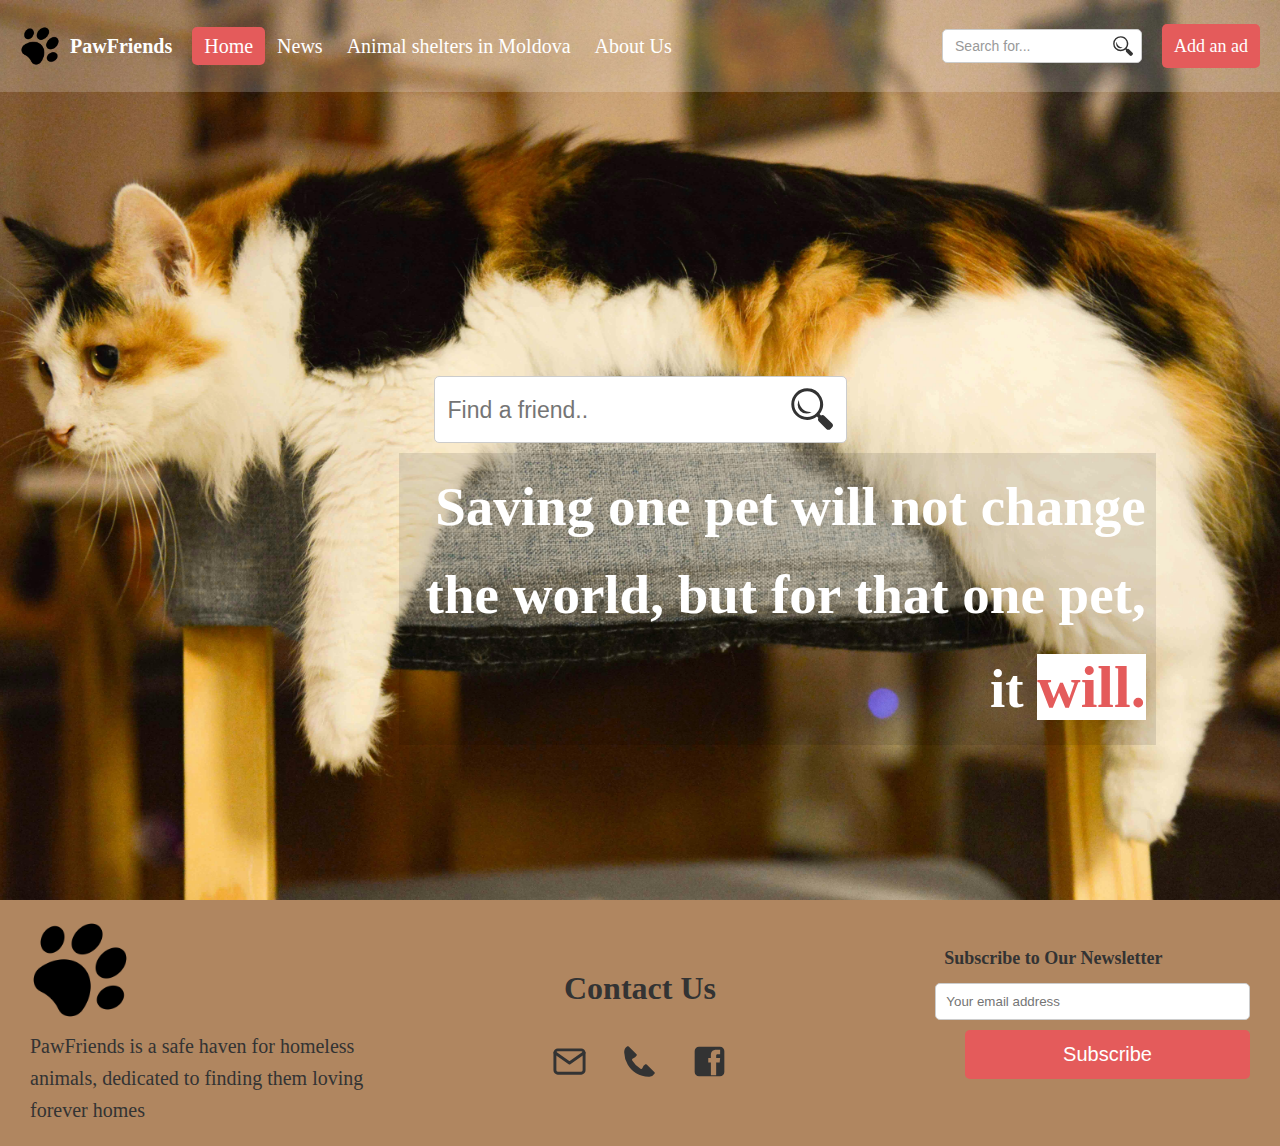
<file: pages/index.html>
<!DOCTYPE html>
<html lang="en">

<head>
  <meta charset="UTF-8">
  <meta name="viewport" content="width=device-width, initial-scale=1.0">
  <title>PawFriends - animal shelter Home</title>
  <link rel="stylesheet" href="../styles.css">
  <link rel="icon" href="../images/favicon/logo.ico" type="image/x-icon">
  <link rel="icon" href="../images/logo.png" type="image/png">
</head>

<body>
  <header class="header">
    <div class="header__container">
      <div class="header__block">
        <a class="header__link-logo" href="index.html">
          <img class="header__img-logo" src="../images/logo.png" alt="Logo PawFriends.">
          <p class="header__title-logo">PawFriends</p>
        </a>
        <nav class="header__nav nav">
          <ul class="nav__list">
            <li class="nav__item">
              <a class="nav__link nav__link--active" href="index.html">Home</a>
            </li>
            <li class="nav__item">
              <a class="nav__link" href="news.html">News</a>
            </li>
            <li class="nav__item">
              <a class="nav__link" href="shelters.html">Animal shelters in Moldova</a>
            </li>            
            <li class="nav__item">
              <a class="nav__link" href="about.html">About Us</a>
            </li>
          </ul>
        </nav>
      </div>
      <div class="header__search-block search-block">
        <ul class="search-block__list">
          <li class="search-block__item">
            <input class="search-block__input" type="text" placeholder="Search for...">
          </li>
          <li class="search-block__item">
            <form class="search-block__form" action="">Add an ad</form>
          </li>
        </ul>
      </div>
    </div>
  </header>
  <main class="main">
    <div class="main__hero hero">
      <input class="hero__input" type="text" placeholder="Find a friend..">
      <p class="hero__text">Saving one pet will not change the world, but for that one pet, it <span
          class="hero__span">will.</span></p>
    </div>    
  </main>
  <footer class="footer">
    <div class="footer__container">
      <div class="logo__block">
        <a class="logo__link" href="index.html">
          <img class="logo__img" src="../images/logo.png" alt="Logo PawFriends.">
        </a>
        <p class="logo__text">PawFriends is a safe haven for homeless animals, dedicated to finding them
          loving forever homes</p>
      </div>
      <div class="contact__block">
        <h4 class="contact__title">Contact Us</h4>
        <ul class="contact__list">
          <li class="contact__item">
            <svg xmlns="http://www.w3.org/2000/svg" width="35" height="35" viewBox="0 0 24 24">
              <g fill="none" stroke="currentColor" stroke-linecap="round" stroke-linejoin="round" stroke-width="2">
                <path d="M4 4h16c1.1 0 2 .9 2 2v12c0 1.1-.9 2-2 2H4c-1.1 0-2-.9-2-2V6c0-1.1.9-2 2-2z" />
                <path d="m22 6l-10 7L2 6" />
              </g>
            </svg>
            <a class="visually-hidden" href="mailto:humanesocietymoldova@gmail.com">Our email.</a>
          </li>
          <li class="contact__item">
            <svg xmlns="http://www.w3.org/2000/svg" width="35" height="35" viewBox="0 0 32 32">
              <path fill="currentColor"
                d="m29.72 25.84l-7.13-7.13a.967.967 0 0 0-1.18-.14a6.198 6.198 0 0 0-2.7 3.43c-.23.72-1.07 1.05-1.72.66l-.01-.01l-.01-.01a22.171 22.171 0 0 1-7.61-7.61c0-.01-.01-.02-.01-.02c-.4-.65-.07-1.49.65-1.72a6.13 6.13 0 0 0 3.43-2.7c.23-.38.17-.86-.14-1.18L6.16 2.28a.967.967 0 0 0-1.18-.14a6.127 6.127 0 0 0-2.97 5.01v.01c-.01.1-.01.2-.01.3c0 .14.01.27.02.4a23.16 23.16 0 0 0 3.29 11.22c1.87 3.12 4.49 5.74 7.61 7.61l.01.01c3.44 2.07 7.36 3.2 11.37 3.29c.08 0 .16.01.24.01h.56v-.02a6.187 6.187 0 0 0 4.77-2.96c.22-.38.16-.87-.15-1.18Z" />
            </svg>
            <a class="visually-hidden" href="tel:+37379069421">Our telephone number.</a>
          </li>
          <li class="contact__item">
            <svg xmlns="http://www.w3.org/2000/svg" width="35" height="35" viewBox="0 0 32 32">
              <path fill="currentColor"
                d="M25.566 2.433H6.433c-2.2 0-4 1.8-4 4v19.135c0 2.2 1.8 4 4 4h19.135c2.2 0 4-1.8 4-4V6.433c-.002-2.2-1.8-4-4.002-4zm-.257 14.483h-3.22v11.65h-4.818v-11.65h-2.41V12.9h2.41v-2.41c0-3.276 1.36-5.225 5.23-5.225h3.217V9.28h-2.012c-1.504 0-1.604.563-1.604 1.61l-.013 2.01h3.645l-.426 4.016z" />
            </svg>
            <a class="visually-hidden contact__link" href="https://www.facebook.com/HumaneSocietyMoldova" target="_blank">Our Facebook.</a>
          </li>
        </ul>
      </div>
      <div class="subscribe__block">
        <h4 class="subscribe__title">Subscribe to Our Newsletter</h4>
        <form class="subscribe__form">
          <input class="subscribe__input" type="email" placeholder="Your email address" required>
          <button class="subscribe__button" type="submit">Subscribe</button>
        </form>
      </div>

  </footer>
</body>

</html>
</file>
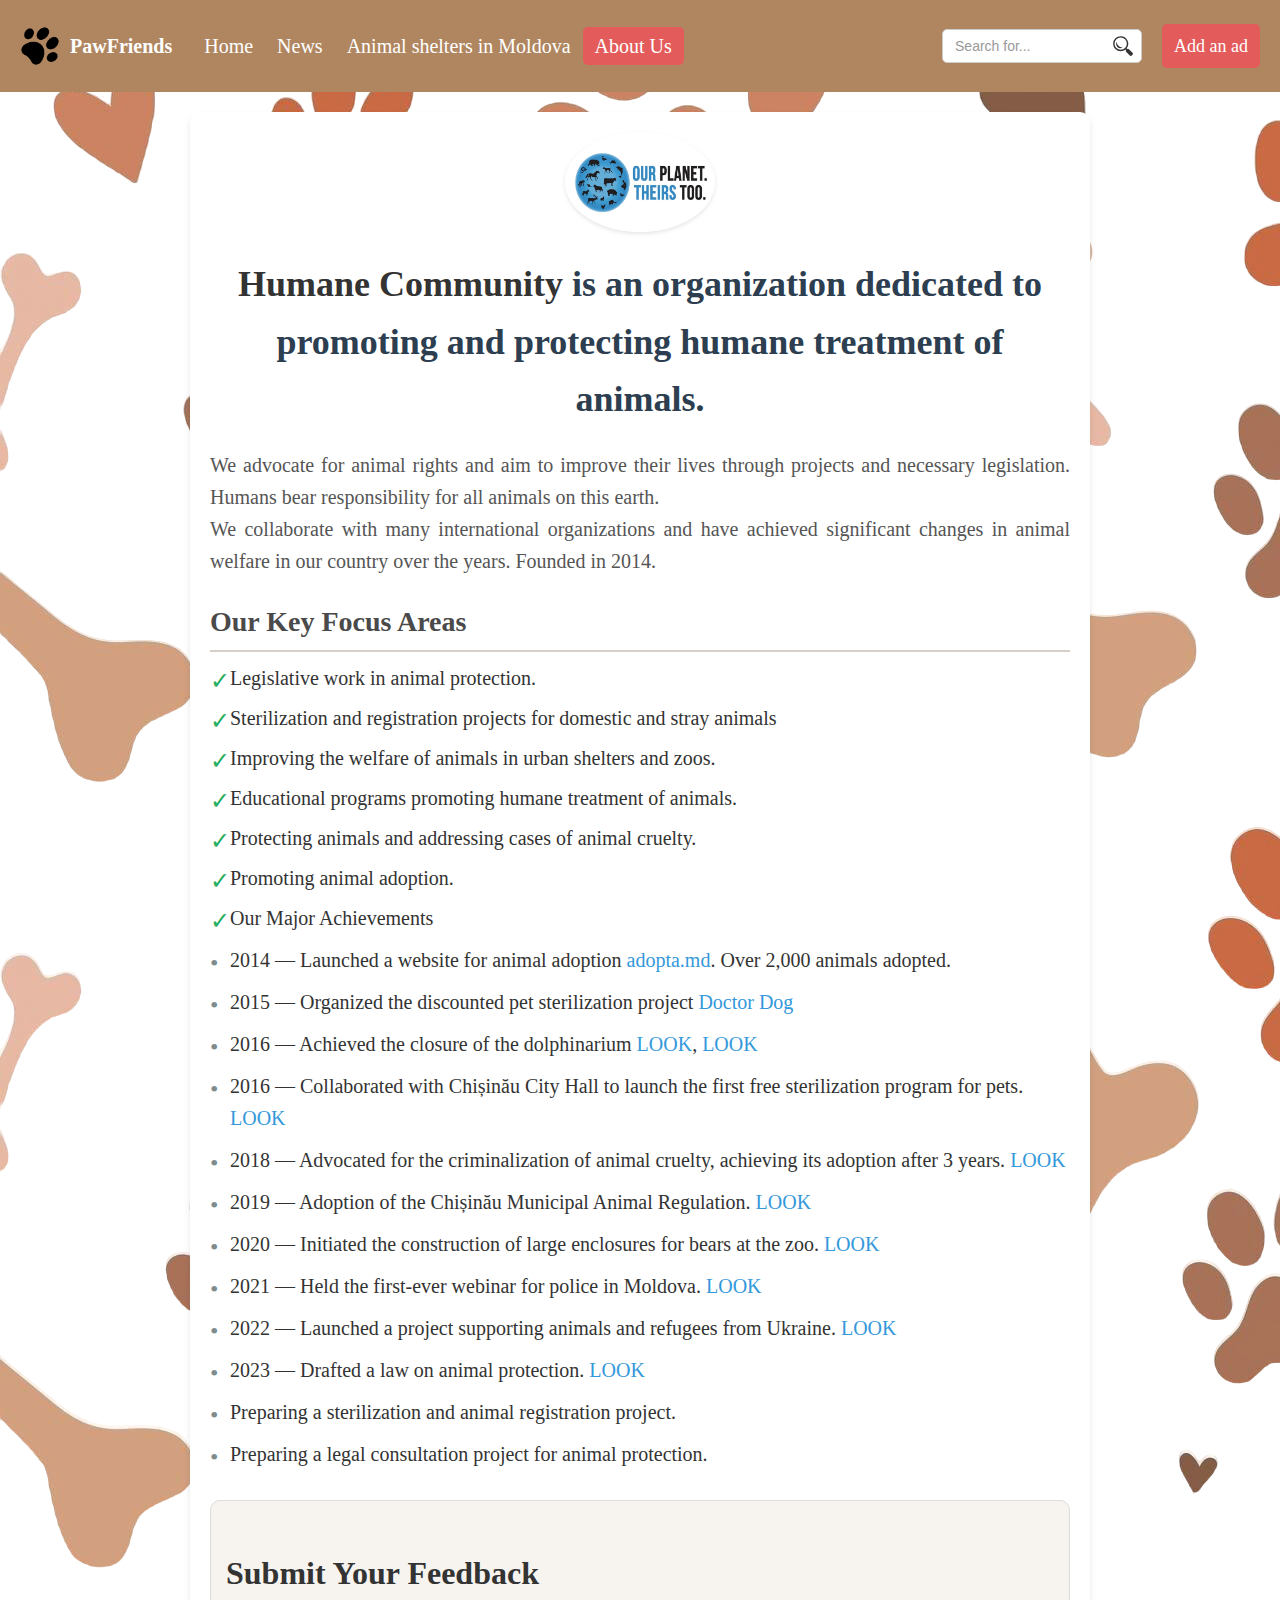
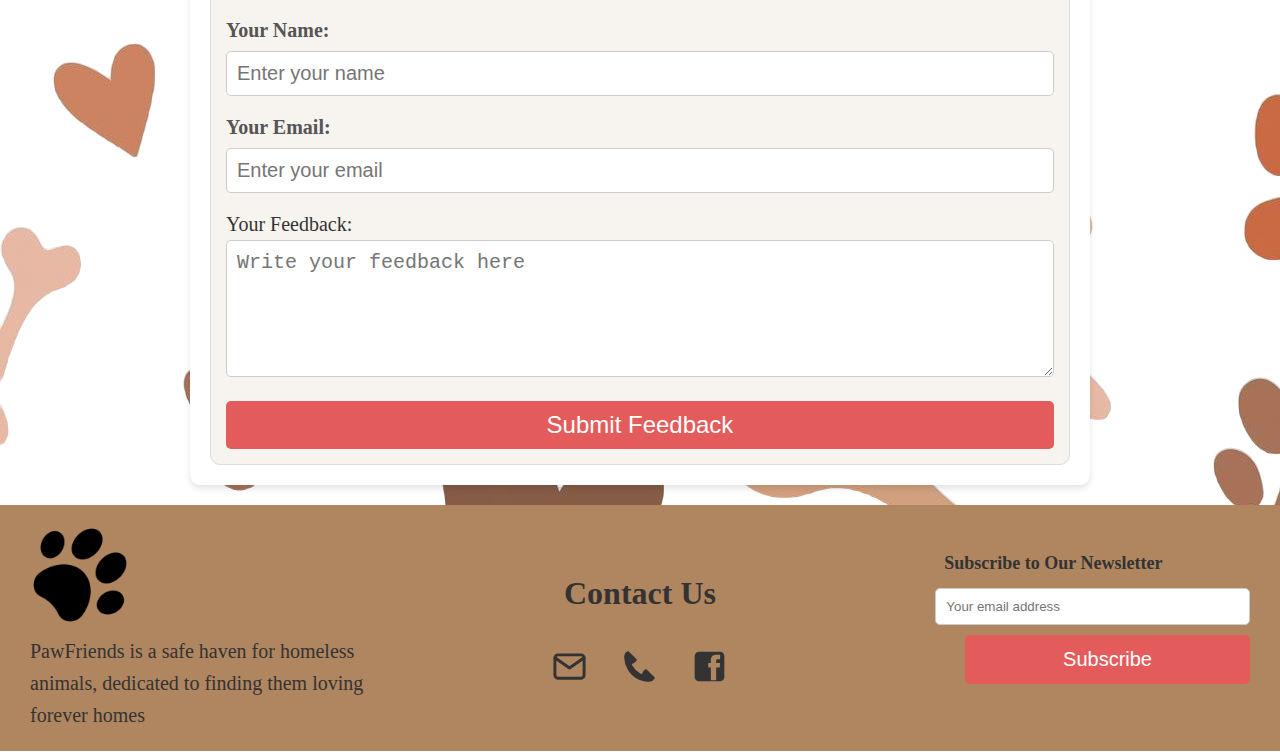
<file: pages/about.html>
<!DOCTYPE html>
<html lang="en">

<head>
  <meta charset="UTF-8">
  <meta name="viewport" content="width=device-width, initial-scale=1.0">
  <title>PawFriends - animal shelter About Us</title>
  <link rel="stylesheet" href="../styles.css">
  <link rel="icon" href="../images/favicon/logo.ico" type="image/x-icon">
  <link rel="icon" href="../images/logo.png" type="image/png">
</head>

<body>
  <header class="header header--relative">
    <div class="header__container">
      <div class="header__block">
        <a class="header__link-logo" href="index.html">
          <img class="header__img-logo" src="../images/logo.png" alt="Logo PawFriends.">
          <p class="header__title-logo">PawFriends</p>
        </a>
        <nav class="header__nav nav">
          <ul class="nav__list">
            <li class="nav__item">
              <a class="nav__link" href="index.html">Home</a>
            </li>
            <li class="nav__item">
              <a class="nav__link" href="news.html">News</a>
            </li>
            <li class="nav__item">
              <a class="nav__link" href="shelters.html">Animal shelters in Moldova</a>
            </li>            
            <li class="nav__item">
              <a class="nav__link nav__link--active" href="about.html">About Us</a>
            </li>
          </ul>
        </nav>
      </div>
      <div class="header__search-block search-block">
        <ul class="search-block__list">
          <li class="search-block__item">
            <input class="search-block__input" type="text" placeholder="Search for...">
          </li>
          <li class="search-block__item">
            <form class="search-block__form" action="">Add an ad</form>
          </li>
        </ul>
      </div>
    </div>
  </header>
  <main class="main__about about">
    <img class="about__logo" src="../images/human_society_logo.jpg" alt="Humane Community logo.">
    <h1 class="about__title"><a class="about__title-link" href="https://www.facebook.com/HumaneSocietyMoldova/">Humane Community</a> is an organization dedicated to promoting and protecting humane treatment
      of animals.</h1>
    <p class="about__text"> We advocate for animal rights and aim to improve their lives through projects and necessary
      legislation. Humans bear responsibility for all animals on this earth.<br>We collaborate with many international
      organizations and have achieved significant changes in animal welfare in our country over the years. Founded in
      2014.
    <section class="about__block">
      <h2 class="about__block-title">Our Key Focus Areas</h2>
      <ul class="about__list-keys">
        <li class="about__item-keys">Legislative work in animal protection.</li>
        <li class="about__item-keys">Sterilization and registration projects for domestic and stray animals</li>
        <li class="about__item-keys">Improving the welfare of animals in urban shelters and zoos.</li>
        <li class="about__item-keys">Educational programs promoting humane treatment of animals.</li>
        <li class="about__item-keys">Protecting animals and addressing cases of animal cruelty.</li>
        <li class="about__item-keys">Promoting animal adoption.</li>
        <li class="about__item-keys">Our Major Achievements</li>
      </ul>
    </section>
    <ul class="about__list">
      <li class="about__item">2014 — Launched a website for animal adoption <a class="about__link"
          href="www.adopta.md">adopta.md</a>. Over 2,000 animals adopted.</li>
      <li class="about__item">2015 — Organized the discounted pet sterilization project <a class="about__link"
          href="https://www.facebook.com/profile.php?id=100049127597382">Doctor Dog</a></li>
      <li class="about__item">2016 — Achieved the closure of the dolphinarium <a class="about__link"
          href="https://www.facebook.com/photo/?fbid=1042310199150657&set=a.646912128690468">LOOK</a>, <a
          class="about__link"
          href="https://www.facebook.com/photo?fbid=1035618229819854&set=pcb.184906168572529">LOOK</a></li>
      <li class="about__item">2016 — Collaborated with Chișinău City Hall to launch the first free sterilization program
        for pets. <a class="about__link"
          href="https://adopta.md/article/primariya-g-kishinev-vyidelila-300-tyis-ley-na-proekt-besplatnoy-sterilizatsii-domashnih-zhivotnyih/">LOOK</a>
      </li>
      <li class="about__item">2018 — Advocated for the criminalization of animal cruelty, achieving its adoption after 3
        years. <a class="about__link"
          href="https://adopta.md/article/v-moldove-vstupila-v-silu-ugolovnaya-statya-po-zashhite-zhivotnyih/">LOOK</a>
      </li>
      <li class="about__item">2019 — Adoption of the Chișinău Municipal Animal Regulation. <a class="about__link"
          href="https://www.facebook.com/HumaneSocietyMoldova/posts/pfbid02H1c7guU3duzMDy6cEDgbuQy92v96h8ZU2EZX33exoYBBkQrtsz1Hr8DrGSwKQELpl">LOOK</a>
      </li>
      <li class="about__item">2020 — Initiated the construction of large enclosures for bears at the zoo. <a
          class="about__link" href="https://www.facebook.com/watch/?v=297555178072051">LOOK</a></li>
      <li class="about__item">2021 — Held the first-ever webinar for police in Moldova. <a class="about__link"
          href="https://www.facebook.com/events/863076227758067/?acontext=%7B%22ref%22%3A%2252%22%2C%22action_history%22%3A%22[%7B%5C%22surface%5C%22%3A%5C%22share_link%5C%22%2C%5C%22mechanism%5C%22%3A%5C%22share_link%5C%22%2C%5C%22extra_data%5C%22%3A%7B%5C%22invite_link_id%5C%22%3A865215524484161%7D%7D]%22%7D">LOOK</a>
      </li>
      <li class="about__item">2022 — Launched a project supporting animals and refugees from Ukraine. <a
          class="about__link"
          href="https://www.facebook.com/photo/?fbid=5396306897084277&set=gm.1073471773206732&idorvanity=1025211051366138">LOOK</a>
      </li>
      <li class="about__item">2023 — Drafted a law on animal protection. <a class="about__link"
          href="https://locals.md/2023/zakonoproect-kotoriy-mi-jdali/">LOOK</a></li>
      <li class="about__item">Preparing a sterilization and animal registration project.</li>
      <li class="about__item">Preparing a legal consultation project for animal protection.</li>
    </ul>
    <form action="#" method="POST" class="contact__form">
      <h3 class="contact__title">Submit Your Feedback</h3>
      <label class="contact__label" for="name">Your
        Name:</label>
      <input class="contact__input" type="text" id="name" name="name" placeholder="Enter your name" required>
      <label class="contact__label" for="email">Your Email:</label>
      <input class="contact__input" type="email" id="email" name="email" placeholder="Enter your email" required <label
        class="contact__label" for="message">Your Feedback:</label>
      <textarea class="contact__textarea" id="message" name="message" placeholder="Write your feedback here" rows="5"
        required></textarea>
      <button class="contact__button" type="submit">
        Submit Feedback
      </button>
    </form>
  </main>
  <footer class="footer">
    <div class="footer__container">
      <div class="logo__block">
        <a class="logo__link" href="index.html">
          <img class="logo__img" src="../images/logo.png" alt="Logo PawFriends.">
        </a>
        <p class="logo__text">PawFriends is a safe haven for homeless animals, dedicated to finding them
          loving forever homes</p>
      </div>
      <div class="contact__block">
        <h4 class="contact__title">Contact Us</h4>
        <ul class="contact__list">
          <li class="contact__item">
            <svg xmlns="http://www.w3.org/2000/svg" width="35" height="35" viewBox="0 0 24 24">
              <g fill="none" stroke="currentColor" stroke-linecap="round" stroke-linejoin="round" stroke-width="2">
                <path d="M4 4h16c1.1 0 2 .9 2 2v12c0 1.1-.9 2-2 2H4c-1.1 0-2-.9-2-2V6c0-1.1.9-2 2-2z" />
                <path d="m22 6l-10 7L2 6" />
              </g>
            </svg>
            <a class="visually-hidden" href="mailto:humanesocietymoldova@gmail.com">Our email.</a>
          </li>
          <li class="contact__item">
            <svg xmlns="http://www.w3.org/2000/svg" width="35" height="35" viewBox="0 0 32 32">
              <path fill="currentColor"
                d="m29.72 25.84l-7.13-7.13a.967.967 0 0 0-1.18-.14a6.198 6.198 0 0 0-2.7 3.43c-.23.72-1.07 1.05-1.72.66l-.01-.01l-.01-.01a22.171 22.171 0 0 1-7.61-7.61c0-.01-.01-.02-.01-.02c-.4-.65-.07-1.49.65-1.72a6.13 6.13 0 0 0 3.43-2.7c.23-.38.17-.86-.14-1.18L6.16 2.28a.967.967 0 0 0-1.18-.14a6.127 6.127 0 0 0-2.97 5.01v.01c-.01.1-.01.2-.01.3c0 .14.01.27.02.4a23.16 23.16 0 0 0 3.29 11.22c1.87 3.12 4.49 5.74 7.61 7.61l.01.01c3.44 2.07 7.36 3.2 11.37 3.29c.08 0 .16.01.24.01h.56v-.02a6.187 6.187 0 0 0 4.77-2.96c.22-.38.16-.87-.15-1.18Z" />
            </svg>
            <a class="visually-hidden" href="tel:+37379069421">Our telephone number.</a>
          </li>
          <li class="contact__item">
            <svg xmlns="http://www.w3.org/2000/svg" width="35" height="35" viewBox="0 0 32 32">
              <path fill="currentColor"
                d="M25.566 2.433H6.433c-2.2 0-4 1.8-4 4v19.135c0 2.2 1.8 4 4 4h19.135c2.2 0 4-1.8 4-4V6.433c-.002-2.2-1.8-4-4.002-4zm-.257 14.483h-3.22v11.65h-4.818v-11.65h-2.41V12.9h2.41v-2.41c0-3.276 1.36-5.225 5.23-5.225h3.217V9.28h-2.012c-1.504 0-1.604.563-1.604 1.61l-.013 2.01h3.645l-.426 4.016z" />
            </svg>
            <a class="visually-hidden contact__link" href="https://www.facebook.com/HumaneSocietyMoldova" target="_blank">Our Facebook.</a>
          </li>
        </ul>
      </div>
      <div class="subscribe__block">
        <h4 class="subscribe__title">Subscribe to Our Newsletter</h4>
        <form class="subscribe__form">
          <input class="subscribe__input" type="email" placeholder="Your email address" required>
          <button class="subscribe__button" type="submit">Subscribe</button>
        </form>
      </div>

  </footer>
</body>

</html>
</file>
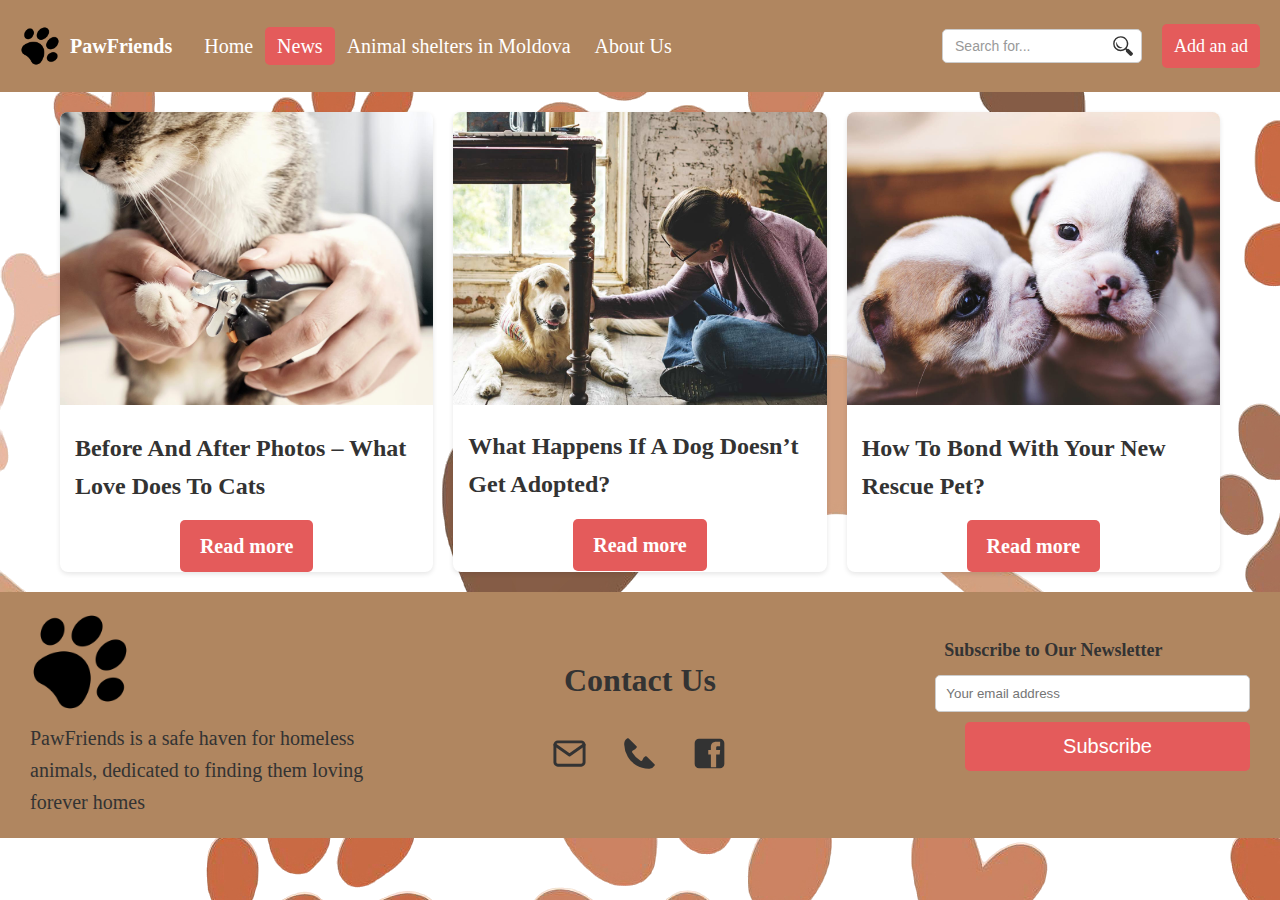
<file: pages/news.html>
<!DOCTYPE html>
<html lang="en">

<head>
  <meta charset="UTF-8">
  <meta name="viewport" content="width=device-width, initial-scale=1.0">
  <title>PawFriends - animal shelter News</title>
  <link rel="stylesheet" href="../styles.css">
  <link rel="icon" href="../images/favicon/logo.ico" type="image/x-icon">
  <link rel="icon" href="../images/logo.png" type="image/png">
</head>

<body>
  <header class="header header--relative">
    <div class="header__container">
      <div class="header__block">
        <a class="header__link-logo" href="index.html">
          <img class="header__img-logo" src="../images/logo.png" alt="Logo PawFriends.">
          <p class="header__title-logo">PawFriends</p>
        </a>
        <nav class="header__nav nav">
          <ul class="nav__list">
            <li class="nav__item">
              <a class="nav__link" href="index.html">Home</a>
            </li>
            <li class="nav__item">
              <a class="nav__link nav__link--active" href="news.html">News</a>
            </li>
            <li class="nav__item">
              <a class="nav__link" href="shelters.html">Animal shelters in Moldova</a>
            </li>            
            <li class="nav__item">
              <a class="nav__link" href="about.html">About Us</a>
            </li>
          </ul>
        </nav>
      </div>
      <div class="header__search-block search-block">
        <ul class="search-block__list">
          <li class="search-block__item">
            <input class="search-block__input" type="text" placeholder="Search for...">
          </li>
          <li class="search-block__item">
            <form class="search-block__form" action="">Add an ad</form>
          </li>
        </ul>
      </div>
    </div>
  </header>
  <main class="news__main">
    <ul class="news__list">
      <li class="news__item">
        <div class="news__img">
          <img src="../images/news-1.jpg" alt="The cat is getting its nails trimmed.">
        </div>
        <h2 class="news__title">Before And After Photos – What Love Does To Cats</h2>
        <a class="read-more-btn" href="article1.html">Read more</a>
      </li>
      <li class="news__item">
        <div class="news__image">
          <img class="news__img" src="../images/news-2.jpg" alt="The woman is petting the dog.">
        </div>
        <h2 class="news__title">What Happens If A Dog Doesn’t Get Adopted?</h2>
        <a class="read-more-btn" href="article1.html">Read more</a>
      </li>
      <li class="news__item">
        <div class="news__img">
          <img src="../images/news-3.jpg" alt="Two newborn puppies.">
        </div>
        <h2 class="news__title">How To Bond With Your New Rescue Pet?</h2>
        <a class="read-more-btn" href="article1.html">Read more</a>
      </li>
  </main>
  <footer class="footer">
    <div class="footer__container">
      <div class="logo__block">
        <a class="logo__link" href="index.html">
          <img class="logo__img" src="../images/logo.png" alt="Logo PawFriends.">
        </a>
        <p class="logo__text">PawFriends is a safe haven for homeless animals, dedicated to finding them
          loving forever homes</p>
      </div>
      <div class="contact__block">
        <h4 class="contact__title">Contact Us</h4>
        <ul class="contact__list">
          <li class="contact__item">
            <svg xmlns="http://www.w3.org/2000/svg" width="35" height="35" viewBox="0 0 24 24">
              <g fill="none" stroke="currentColor" stroke-linecap="round" stroke-linejoin="round" stroke-width="2">
                <path d="M4 4h16c1.1 0 2 .9 2 2v12c0 1.1-.9 2-2 2H4c-1.1 0-2-.9-2-2V6c0-1.1.9-2 2-2z" />
                <path d="m22 6l-10 7L2 6" />
              </g>
            </svg>
            <a class="visually-hidden" href="mailto:humanesocietymoldova@gmail.com">Our email.</a>
          </li>
          <li class="contact__item">
            <svg xmlns="http://www.w3.org/2000/svg" width="35" height="35" viewBox="0 0 32 32">
              <path fill="currentColor"
                d="m29.72 25.84l-7.13-7.13a.967.967 0 0 0-1.18-.14a6.198 6.198 0 0 0-2.7 3.43c-.23.72-1.07 1.05-1.72.66l-.01-.01l-.01-.01a22.171 22.171 0 0 1-7.61-7.61c0-.01-.01-.02-.01-.02c-.4-.65-.07-1.49.65-1.72a6.13 6.13 0 0 0 3.43-2.7c.23-.38.17-.86-.14-1.18L6.16 2.28a.967.967 0 0 0-1.18-.14a6.127 6.127 0 0 0-2.97 5.01v.01c-.01.1-.01.2-.01.3c0 .14.01.27.02.4a23.16 23.16 0 0 0 3.29 11.22c1.87 3.12 4.49 5.74 7.61 7.61l.01.01c3.44 2.07 7.36 3.2 11.37 3.29c.08 0 .16.01.24.01h.56v-.02a6.187 6.187 0 0 0 4.77-2.96c.22-.38.16-.87-.15-1.18Z" />
            </svg>
            <a class="visually-hidden" href="tel:+37379069421">Our telephone number.</a>
          </li>
          <li class="contact__item">
            <svg xmlns="http://www.w3.org/2000/svg" width="35" height="35" viewBox="0 0 32 32">
              <path fill="currentColor"
                d="M25.566 2.433H6.433c-2.2 0-4 1.8-4 4v19.135c0 2.2 1.8 4 4 4h19.135c2.2 0 4-1.8 4-4V6.433c-.002-2.2-1.8-4-4.002-4zm-.257 14.483h-3.22v11.65h-4.818v-11.65h-2.41V12.9h2.41v-2.41c0-3.276 1.36-5.225 5.23-5.225h3.217V9.28h-2.012c-1.504 0-1.604.563-1.604 1.61l-.013 2.01h3.645l-.426 4.016z" />
            </svg>
            <a class="visually-hidden contact__link" href="https://www.facebook.com/HumaneSocietyMoldova" target="_blank">Our Facebook.</a>
          </li>
        </ul>
      </div>
      <div class="subscribe__block">
        <h4 class="subscribe__title">Subscribe to Our Newsletter</h4>
        <form class="subscribe__form">
          <input class="subscribe__input" type="email" placeholder="Your email address" required>
          <button class="subscribe__button" type="submit">Subscribe</button>
        </form>
      </div>

  </footer>
</body>

</html>
</file>
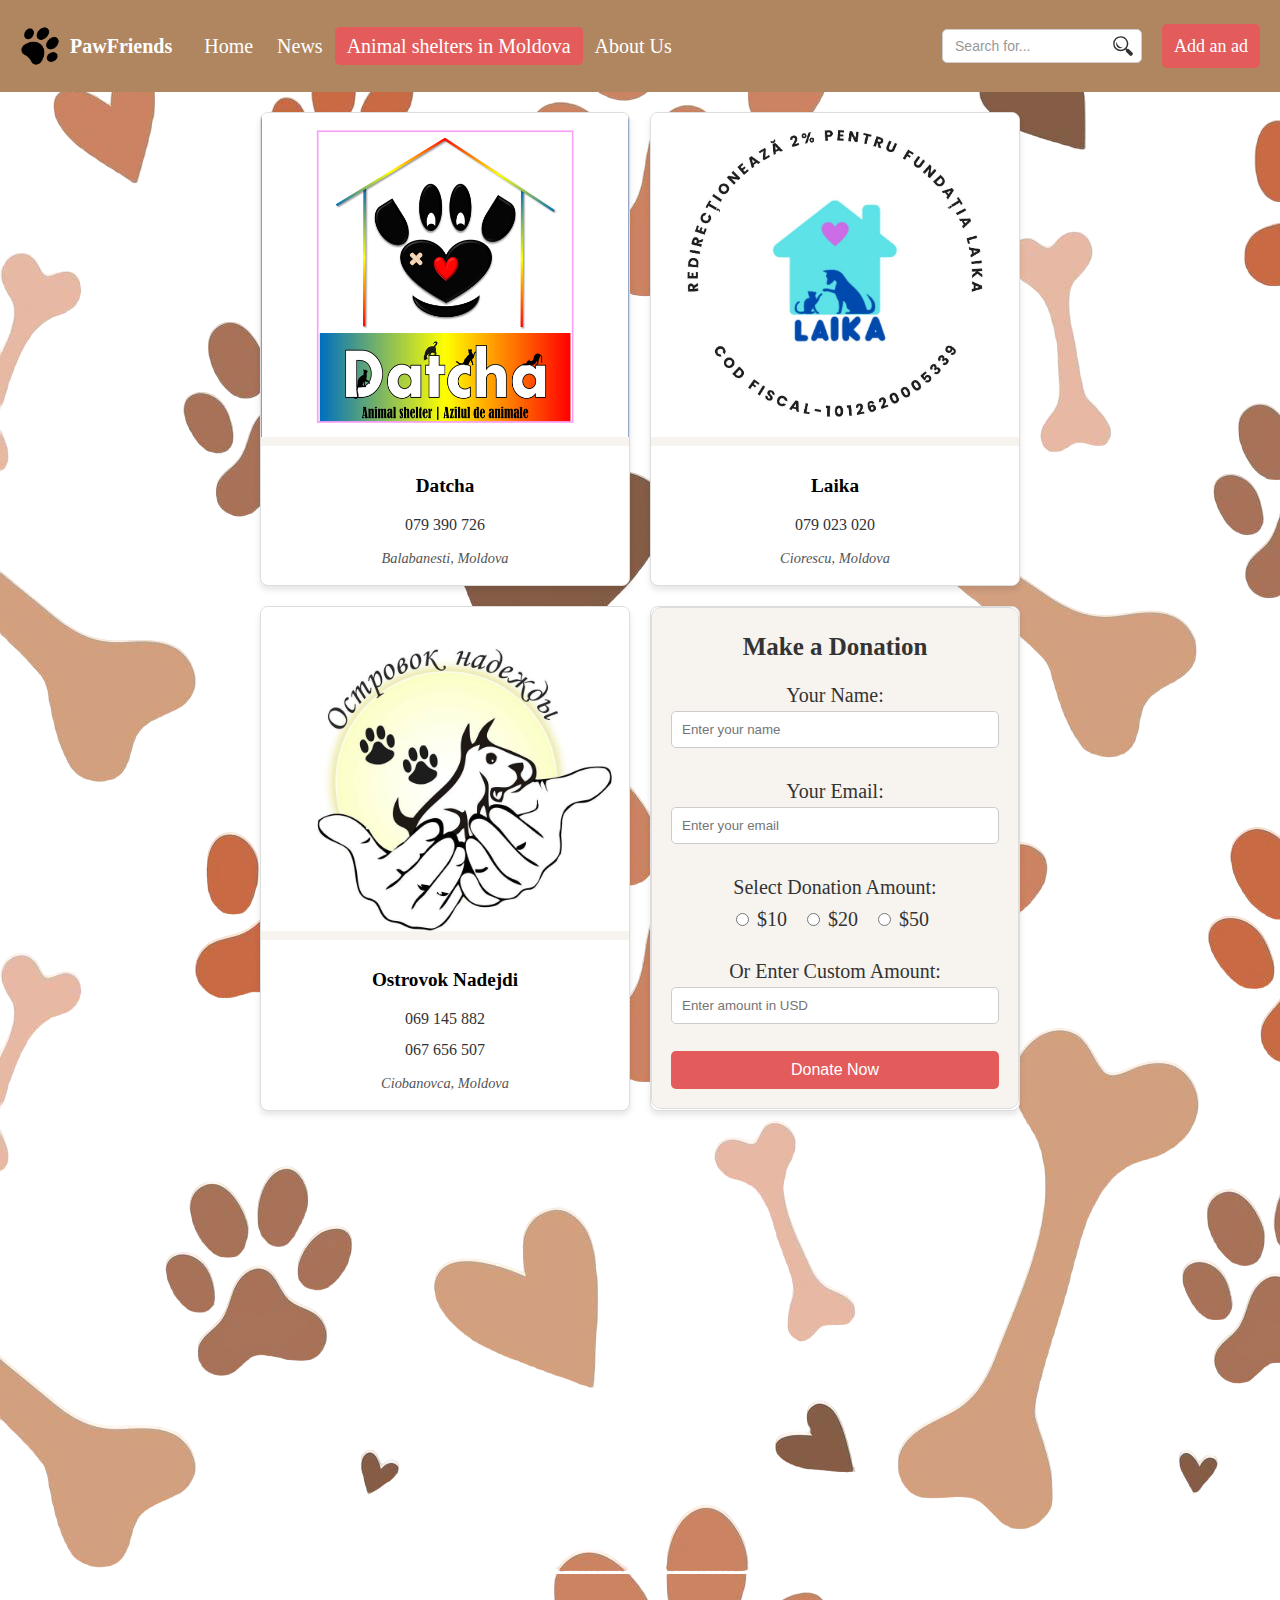
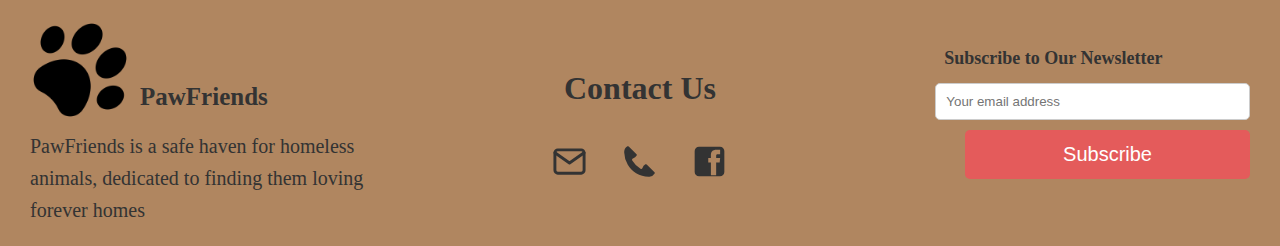
<file: pages/shelters.html>
<!DOCTYPE html>
<html lang="en">

<head>
  <meta charset="UTF-8">
  <meta name="viewport" content="width=device-width, initial-scale=1.0">
  <title>PawFriends - animal shelter Animal shelters in Moldova</title>
  <link rel="stylesheet" href="../styles.css">
  <link rel="icon" href="../images/favicon/logo.ico" type="image/x-icon">
  <link rel="icon" href="../images/logo.png" type="image/png">
</head>

<body>
  <header class="header header--relative">
    <div class="header__container">
      <div class="header__block">
        <a class="header__link-logo" href="index.html">
          <img class="header__img-logo" src="../images/logo.png" alt="Logo PawFriends.">
          <p class="header__title-logo">PawFriends</p>
        </a>
        <nav class="header__nav nav">
          <ul class="nav__list">
            <li class="nav__item">
              <a class="nav__link" href="index.html">Home</a>
            </li>
            <li class="nav__item">
              <a class="nav__link" href="news.html">News</a>
            </li>
            <li class="nav__item">
              <a class="nav__link nav__link--active" href="shelters.html">Animal shelters in Moldova</a>
            </li>
            <li class="nav__item">
              <a class="nav__link" href="about.html">About Us</a>
            </li>
          </ul>
        </nav>
      </div>
      <div class="header__search-block search-block">
        <ul class="search-block__list">
          <li class="search-block__item">
            <input class="search-block__input" type="text" placeholder="Search for...">
          </li>
          <li class="search-block__item">
            <form class="search-block__form" action="">Add an ad</form>
          </li>
        </ul>
      </div>
    </div>
  </header>
  <main>
    <section class="info__block">
      <ul class="info__list">
        <li class="info__card">
          <div class="info__image">
            <img class="info__img" src="/images/shelters/datcha.png" alt="Logo Shelter Datcha.">
          </div>
          <div class="info__content">
            <a class="info__link" href="https://www.facebook.com/azildeanimaledatcha">
              <h3 class="info__title">Datcha</h3>
            </a>
            <a href="tel:+373079390726">079 390 726</a>
            <address class="info__address">
              <a href="https://www.google.com/maps/place/%D0%91%D0%B0%D0%BB%D0%B0%D0%B1%D0%B0%D0%BD%D0%B5%D1%88%D1%82%D1%8B,+%D0%9C%D0%BE%D0%BB%D0%B4%D0%BE%D0%B2%D0%B0/@47.0754668,29.1129325,14z/data=!3m1!4b1!4m6!3m5!1s0x40c96f3fb31d1053:0x4a9e06236a165256!8m2!3d47.0664593!4d29.1324289!16s%2Fm%2F09gpbzs?entry=ttu&g_ep=EgoyMDI0MTIxMS4wIKXMDSoASAFQAw%3D%3D"
                target="_blank" rel="noopener noreferrer">
                Balabanesti, Moldova
              </a>
            </address>
          </div>
        </li>
        <li class="info__card">
          <div class="info__image">
            <img class="info__img" src="/images/shelters/laika.jpg" alt="Logo Shelter Laika.">
          </div>
          <div class="info__content">
            <a class="info__link" href="https://www.facebook.com/fundatia.laika?fref=ts">
              <h3 class="info__title">Laika</h3>
            </a>
            <a href="tel:+37379023020">079 023 020</a>
            <address class="info__address">
              <a href="https://www.google.com/maps/place/%D0%A7%D0%BE%D1%80%D0%B5%D1%81%D0%BA%D1%83,+%D0%9C%D0%BE%D0%BB%D0%B4%D0%BE%D0%B2%D0%B0/@47.1350567,28.8563315,14z/data=!3m1!4b1!4m6!3m5!1s0x40c9627a564d8739:0xe378821ed5793f85!8m2!3d47.129173!4d28.8925904!16s%2Fm%2F03qjtyj?entry=ttu&g_ep=EgoyMDI0MTIxMS4wIKXMDSoASAFQAw%3D%3D"
                target="_blank" rel="noopener noreferrer">
                Ciorescu, Moldova
              </a>
            </address>
          </div>
        </li>
        <li class="info__card">
          <div class="info__image">
            <img class="info__img" src="../images/shelters/ostrovok_nadejdi.jpg" alt="Logo Shelter Ostrovok Nadejdi.">
          </div>
          <div class="info__content">
            <a  class="info__link" href="https://www.facebook.com/OstrovokNadejdy.MD/?ref=ts&fref=ts">
              <h3 class="info__title">Ostrovok Nadejdi</h3>
            </a>
            <a href="tel:+37369145882">069 145 882</a>
            <a href="tel:+37367656507">067 656 507</a>
            <address class="info__address">
              <a href="https://www.google.com/maps/place/%D0%A7%D0%B5%D0%B1%D0%B0%D0%BD%D0%BE%D0%B2%D0%BA%D0%B0,+%D0%9C%D0%BE%D0%BB%D0%B4%D0%BE%D0%B2%D0%B0/@46.81564,29.1756105,14z/data=!3m1!4b1!4m6!3m5!1s0x40c9a0a3a6a2e6cd:0x53aeb66ec558670c!8m2!3d46.8153493!4d29.2009363!16s%2Fm%2F06w91bj?entry=ttu&g_ep=EgoyMDI0MTIxMS4wIKXMDSoASAFQAw%3D%3D"
                target="_blank" rel="noopener noreferrer">
                Ciobanovca, Moldova
              </a>
            </address>
          </div>
        </li>
        <li class="info__card">
          <div class="donation">
            <form class="donation__form" action="#" method="POST">
              <h3 class="donation__title">Make a Donation</h3>
              <label class="donation__label" for="name" style="">Your Name:</label>
              <input class="donation__input" type="text" id="name" name="name" placeholder="Enter your name">
              <label class="donation__label" for="email">Your Email:</label>
              <input class="donation__input" type="email" id="email" name="email" placeholder="Enter your email" required>
              <label class="donation__label">Select Donation Amount:</label>
              <div class="donation__radio-block radio">
                <label class="radio__label">
                  <input type="radio" name="amount" value="10" required> $10
                </label>
                <label class="radio__label">
                  <input type="radio" name="amount" value="20"> $20
                </label>
                <label class="radio__label">
                  <input type="radio" name="amount" value="50"> $50
                </label>
              </div>
              <label class="donation__label" for="customAmount">Or Enter
                Custom Amount:</label>
              <input class="donation__input" type="number" id="customAmount" name="customAmount"
                placeholder="Enter amount in USD" min="1" step="0.01">
              <button class="donation__button" type="submit">Donate Now</button>
            </form>
          </div>
        </li>
      </ul>
    </section>
    <iframe
      src="https://www.google.com/maps/embed?pb=!1m18!1m12!1m3!1d87073.84721907997!2d28.77577587847068!3d46.999839495748!2m3!1f0!2f0!3f0!3m2!1i1024!2i768!4f13.1!3m3!1m2!1s0x40c97c3628b769a1%3A0x37d1d6305749dd3c!2z0JrQuNGI0LjQvdGR0LIsINCc0L7Qu9C00L7QstCw!5e0!3m2!1sru!2s!4v1735397255713!5m2!1sru!2s"
      width="600" height="450" style="border:0;" allowfullscreen="" loading="lazy"
      referrerpolicy="no-referrer-when-downgrade"></iframe>
    </section>
  </main>
  <footer class="footer">
    <div class="footer__container">
      <div class="logo__block">
        <a class="logo__link" href="index.html">
          <img class="logo__img" src="../images/logo.png" alt="Logo PawFriends.">
          <p class="logo__title">PawFriends</p>
        </a>
        <p class="logo__text">PawFriends is a safe haven for homeless animals, dedicated to finding them
          loving forever homes</p>
      </div>
      <div class="contact__block">
        <h4 class="contact__title">Contact Us</h4>
        <ul class="contact__list">
          <li class="contact__item">
            <svg xmlns="http://www.w3.org/2000/svg" width="35" height="35" viewBox="0 0 24 24">
              <g fill="none" stroke="currentColor" stroke-linecap="round" stroke-linejoin="round" stroke-width="2">
                <path d="M4 4h16c1.1 0 2 .9 2 2v12c0 1.1-.9 2-2 2H4c-1.1 0-2-.9-2-2V6c0-1.1.9-2 2-2z" />
                <path d="m22 6l-10 7L2 6" />
              </g>
            </svg>
            <a class="visually-hidden" href="mailto:humanesocietymoldova@gmail.com">Our email.</a>
          </li>
          <li class="contact__item">
            <svg xmlns="http://www.w3.org/2000/svg" width="35" height="35" viewBox="0 0 32 32">
              <path fill="currentColor"
                d="m29.72 25.84l-7.13-7.13a.967.967 0 0 0-1.18-.14a6.198 6.198 0 0 0-2.7 3.43c-.23.72-1.07 1.05-1.72.66l-.01-.01l-.01-.01a22.171 22.171 0 0 1-7.61-7.61c0-.01-.01-.02-.01-.02c-.4-.65-.07-1.49.65-1.72a6.13 6.13 0 0 0 3.43-2.7c.23-.38.17-.86-.14-1.18L6.16 2.28a.967.967 0 0 0-1.18-.14a6.127 6.127 0 0 0-2.97 5.01v.01c-.01.1-.01.2-.01.3c0 .14.01.27.02.4a23.16 23.16 0 0 0 3.29 11.22c1.87 3.12 4.49 5.74 7.61 7.61l.01.01c3.44 2.07 7.36 3.2 11.37 3.29c.08 0 .16.01.24.01h.56v-.02a6.187 6.187 0 0 0 4.77-2.96c.22-.38.16-.87-.15-1.18Z" />
            </svg>
            <a class="visually-hidden" href="tel:+37379069421">Our telephone number.</a>
          </li>
          <li class="contact__item">
            <svg xmlns="http://www.w3.org/2000/svg" width="35" height="35" viewBox="0 0 32 32">
              <path fill="currentColor"
                d="M25.566 2.433H6.433c-2.2 0-4 1.8-4 4v19.135c0 2.2 1.8 4 4 4h19.135c2.2 0 4-1.8 4-4V6.433c-.002-2.2-1.8-4-4.002-4zm-.257 14.483h-3.22v11.65h-4.818v-11.65h-2.41V12.9h2.41v-2.41c0-3.276 1.36-5.225 5.23-5.225h3.217V9.28h-2.012c-1.504 0-1.604.563-1.604 1.61l-.013 2.01h3.645l-.426 4.016z" />
            </svg>
            <a class="visually-hidden contact__link" href="https://www.facebook.com/HumaneSocietyMoldova"
              target="_blank">Our Facebook.</a>
          </li>
        </ul>
      </div>
      <div class="subscribe__block">
        <h4 class="subscribe__title">Subscribe to Our Newsletter</h4>
        <form class="subscribe__form">
          <input class="subscribe__input" type="email" placeholder="Your email address" required>
          <button class="subscribe__button" type="submit">Subscribe</button>
        </form>
      </div>

  </footer>
</body>

</html>
</file>
<file: styles.css>
.poppins-regular {
    font-family: "Poppins", serif;
    font-weight: 400;
    font-style: normal;
}

.visually-hidden {
    position: absolute;
    width: 1px;
    height: 1px;
    margin: -1px;
    padding: 0;
    overflow: hidden;
    border: 0;
    clip: rect(0 0 0 0);
}

*,
*::before,
*::after {
    box-sizing: border-box;
}

img {
    max-width: 100%;
    height: auto;
    object-fit: contain;
}

body {
    margin: 0;
    font-size: 20px;
    font-family: "Poppins", serif;
    overflow-x: hidden;
    color: #333;
}

/*HEADER*/

.header {
    position: absolute;
    top: 0;
    left: 0;
    right: 0;
    z-index: 10;
    background-color: rgba(255, 255, 255, 0.2);
    padding: 10px 20px;
}

.header--relative {
    position: relative;
    background-color: rgb(176 134 96);
}

.header__container {
    display: flex;
    justify-content: space-between;
    align-items: center;
}

.main__hero {
    position: relative;
    width: 100%;
    height: 100vh;
    background-image: url('images/main-photo.jpg');
    background-size: cover;
    background-position: center;
    display: flex;
    justify-content: center;
    align-items: center;
}

.header__block {
    display: flex;
    align-items: center;
    gap: 20px;
}

.header__link-logo {
    display: flex;
    align-items: center;
    gap: 10px;
    text-decoration: none;
    color: #fff;
}

.header__img-logo {
    width: 40px;
    height: 40px;
}

.header__title-logo {
    font-size: 20px;
    font-weight: 700;
}

.header__nav {
    display: flex;
    align-items: center;
    gap: 20px;
}

.nav__list {
    display: flex;
    list-style: none;
    padding: 0;
    margin: 0;
}

.nav__item {
    margin: 0;
}

.nav__link {
    color: #ffffff;
    text-decoration: none;
    padding: 8px 12px;
    border-radius: 5px;
    transition: background-color 0.3s, color 0.3s;
}

.nav__link:hover {
    background-color: rgba(255, 255, 255, 0.2);
    color: rgb(239, 60, 60);
}

.nav__link--active {
    background-color: rgb(228, 91, 91);
    color: #fff;
}

.search-block {
    display: flex;
    align-items: center;
    gap: 20px;
}

.search-block__list {
    display: flex;
    align-items: center;
    list-style: none;
    padding: 0;
    margin: 0;
    gap: 20px;
}

.search-block__item {
    display: flex;
    align-items: center;
}

.search-block__input {
    padding: 8px 30px 8px 12px;
    font-size: 14px;
    border: 1px solid rgb(204, 204, 204);
    border-radius: 5px;
    width: 200px;
    background-image: url('images/search.svg');
    background-repeat: no-repeat;
    background-position: 170px center;
    background-size: 20px 20px;
}

.search-block__input::placeholder {
    color: #999;
    font-size: 14px;
}

.search-block__form {
    background-color: rgb(228, 91, 91);
    color: #ffffff;
    font-size: 18px;
    padding: 8px 12px;
    text-align: center;
    border: none;
    border-radius: 5px;
    cursor: pointer;
    transition: background-color 0.3s, transform 0.2s;
}

.search-block__form:hover {
    background-color: rgb(239, 60, 60);
    transform: scale(1.05);
}

/*INDEX.HTML*/

.hero {
    display: flex;
    flex-direction: column;
    margin: 0;
    gap: 10px;
    padding: 20px;
}

.hero__text {
    margin: 0 0 0 275px;
    padding: 10px;
    font-weight: 800;
    font-size: 55px;
    color: rgb(255, 255, 255);
    background-color: rgba(0, 0, 0, 0.1);
    text-align: right;
    width: 61%;
}

.hero__span {
    background-color: #ffffff;
    color: rgb(228, 91, 91);
    font-size: 60px;
}

.hero__input {
    margin-top: 220px;
    padding: 20px 65px 18px 13px;
    font-size: 23px;
    border: 1px solid rgb(204, 204, 204);
    border-radius: 5px;
    width: 413px;
    background-image: url(images/search.svg);
    background-repeat: no-repeat;
    background-position: 356px center;
    background-size: 42px 42px;
}

/*FOOTER*/

footer {
    background-color: rgb(176 134 96);
    padding: 10px 20px;
    display: flex;
    justify-content: space-between;
    align-items: flex-start;
    color: #333;
}

.footer__container {
    display: flex;
    width: 100%;
    justify-content: space-between;
}

.logo__block,
.contact__block,
.subscribe__block {
    flex: 1;
    padding: 10px;
}

.logo__block {
    text-align: left;
}

.logo__link {
    display: flex;
    text-decoration: none;
}

.logo__img {
    width: 100px;
    margin-bottom: 10px;
}

.logo__title {
    font-size: 25px;
    font-weight: 700;
    text-decoration: none;
    color: #333;
    padding: 57px 0 0 10px;
    margin: 0;
}

.logo__text {
    margin: 0;
}

.contact__block {
    text-align: center;
}

.logo__link:hover .logo__img {
    border: 1px solid #333;
}

.contact__title {
    margin-bottom: 10px;
    font-size: 18px;
}

.contact__list {
    list-style: none;
    padding: 0;
    display: flex;
    justify-content: center;
    align-items: center;
    gap: 35px;
}

.contact__item {
    margin: 10px 0;
}

.contact__item:hover {
    color: #0000008d;
}

.subscribe__block {
    text-align: center;
}

.subscribe__title {
    margin-bottom: 10px;
    font-size: 18px;
    text-align: center;
}

.subscribe__form {
    display: flex;
    flex-direction: column;
    align-items: flex-end;
}

.subscribe__input {
    padding: 10px;
    border: 1px solid #ccc;
    border-radius: 5px;
    width: 80%;
    margin-bottom: 10px;
}

.subscribe__button {
    padding: 13px 98px;
    background-color: rgb(228, 91, 91);
    color: white;
    border: none;
    border-radius: 5px;
    cursor: pointer;
    font-size: 20px;
}

.subscribe__button:hover {
    background-color: rgb(239, 60, 60);
}

@media (max-width: 768px) {
    .footer__container {
        flex-direction: column;
        align-items: center;
    }

    .logo__block,
    .contact__block,
    .subscribe__block {
        text-align: center;
    }

    .subscribe__block .subscribe__input {
        width: 100%;
    }
}

/*ABOUT.HTML*/
body {
    line-height: 1.6;
    margin: 0;
    padding: 0;
    background: url("images/background.png");
    background-size: cover auto;
    color: #333;
}

.main__about {
    max-width: 900px;
    margin: 20px auto;
    padding: 20px;
    background-color: #fff;
    border-radius: 10px;
    box-shadow: 0 4px 6px rgba(0, 0, 0, 0.1);
}

.about__logo {
    display: block;
    max-width: 150px;
    margin: 0 auto 20px;
    border-radius: 50%;
    box-shadow: 0 2px 4px rgba(0, 0, 0, 0.1);
}

.about__title {
    font-size: 1.8em;
    text-align: center;
    margin-bottom: 15px;
    color: #2c3e50;
}

.about__title-link {
    text-decoration: none;
    color: #333;
}

.about__block-title {
    font-size: 1.4em;
    color: #4a4a4a;
    margin-bottom: 10px;
    border-bottom: 2px solid #d6cfc7;
    padding-bottom: 5px;
}

.about__text {
    margin-bottom: 20px;
    text-align: justify;
    color: #555;
}

.about__list,
.about__list-keys {
    list-style: none;
    padding: 0;
    margin: 10px 0;
}

.about__item {
    margin-bottom: 10px;
    padding-left: 20px;
    position: relative;
}

.about__item:before {
    content: '\2022';
    position: absolute;
    left: 0;
    color: #7f8c8d;
    font-size: 1.2em;
}

.about__item-keys {
    margin-bottom: 8px;
    padding-left: 20px;
    position: relative;
}

.about__item-keys:before {
    content: '\2713';
    position: absolute;
    left: 0;
    color: #27ae60;
    font-size: 1.2em;
}

.about__link {
    color: #3498db;
    text-decoration: none;
}

.about__link:hover {
    text-decoration: underline;
}

.contact__form {
    margin-top: 30px;
    padding: 15px;
    background-color: #f7f3ef;
    border-radius: 10px;
    border: 1px solid #ddd;
}

.contact__title {
    font-size: 1.6em;
    margin-bottom: 15px;
}

.contact__label {
    display: block;
    margin-bottom: 5px;
    font-weight: bold;
    color: #555;
}

.contact__input,
.contact__textarea {
    width: 100%;
    padding: 10px;
    margin-bottom: 15px;
    border: 1px solid #ccc;
    border-radius: 5px;
    font-size: 1em;
}

.contact__button {
    display: block;
    width: 100%;
    padding: 10px;
    background-color: rgb(228, 91, 91);
    color: #fff;
    border: none;
    border-radius: 5px;
    font-size: 1.2em;
    cursor: pointer;
    transition: background-color 0.3s ease;
}

.contact__button:hover {
    background-color: rgb(239, 60, 60);
}

/*NEWS*/

.news__list {
    display: grid;
    grid-template-columns: repeat(auto-fill, minmax(300px, 1fr));
    gap: 20px;
    padding: 20px;
    max-width: 1200px;
    margin: 0 auto;
}

.news__item {
    background-color: #fff;
    border-radius: 8px;
    overflow: hidden;
    box-shadow: 0 2px 5px rgba(0, 0, 0, 0.1);
    display: flex;
    flex-direction: column;
}

.news__image {
    width: 100%;
    height: 300px;
    object-fit: cover;
    padding-bottom: 10px;
}

.news__title {
    font-size: 24px;
    margin: 15px;
}


.read-more-btn {
    align-self: center;
    padding: 10px 20px;
    color: white;
    text-decoration: none;
    border-radius: 5px;
    font-weight: bold;
    transition: background-color 0.3s;
    background-color: rgb(228, 91, 91);
}

.read-more-btn:hover {
    background-color: rgb(239, 60, 60);
}

/*SHELTERS.HTML*/
.info__block {
    padding: 20px;
    max-width: 800px;
    margin: 0 auto;
}

/* Стили для списка */
.info__list {
    list-style: none;
    margin: 0;
    padding: 0;
    display: grid;
    grid-template-columns: repeat(auto-fit, minmax(250px, 1fr));
    gap: 20px;
}

.info__card {
    background: #fff;
    border: 1px solid #ddd;
    border-radius: 8px;
    box-shadow: 0 4px 6px rgba(0, 0, 0, 0.1);
    overflow: hidden;
    display: flex;
    flex-direction: column;
    text-align: center;
}

.info__image {
    background-color: #f7f3ef;;
}

.info__img {
    width: 100%;
    height: auto;
    object-fit: cover;
    max-height: 324px;
}

.info__content {
    padding: 15px;
}

.info__link {
    text-decoration: none;
}

.info__link:hover {
    text-decoration: underline;
}

.info__title {
    font-size: 1.2rem;
    font-weight: bold;
    color: #000000;
    margin: 10px 0;
    text-decoration: none;
}

.info__title:hover {
    text-decoration: underline;
}

.info__content a[href^="tel"] {
    display: block;
    color: #333;
    font-size: 1rem;
    margin: 5px 0;
    text-decoration: none;
}

.info__content a[href^="tel"]:hover {
    color: #000;
}

.info__address {
    margin-top: 10px;
    font-size: 0.9rem;
    color: #555;
}

.info__address a {
    color: inherit;
    text-decoration: none;
}

.info__address a:hover {
    color: #000000;
    text-decoration: underline;
}

iframe {
    width: 100%;
    height: 460px;
    border: none;
}

.donation__form {
    max-width: 400px;
    margin: 0;
    padding: 19px;
    background-color: #f7f3ef;
    border-radius: 10px;
    border: 1px solid #ddd;
}

.donation__title {
    margin: 0 0 12px;
    font-size: 25px;
    color: #333;
}

.donation__label {
    .display: block;
    margin-bottom: 5px;
    font-size: 20px;
}

.donation__input {

    width: 100%;
    padding: 10px;
    margin-bottom: 27px;
    border: 1px solid #ccc;
    border-radius: 5px;
}

.radio {
    margin-bottom: 20px;
}

.radio__label {
    margin-right: 10px;
    font-size: 20px;
}

.donation__button {
    width: 100%;
    padding: 10px;
    background-color: rgb(228, 91, 91);
    color: white;
    border: none;
    border-radius: 5px;
    font-size: 16px;
    cursor: pointer;
}

.donation__button:hover {
   background-color: rgb(239, 60, 60);
}
</file>
